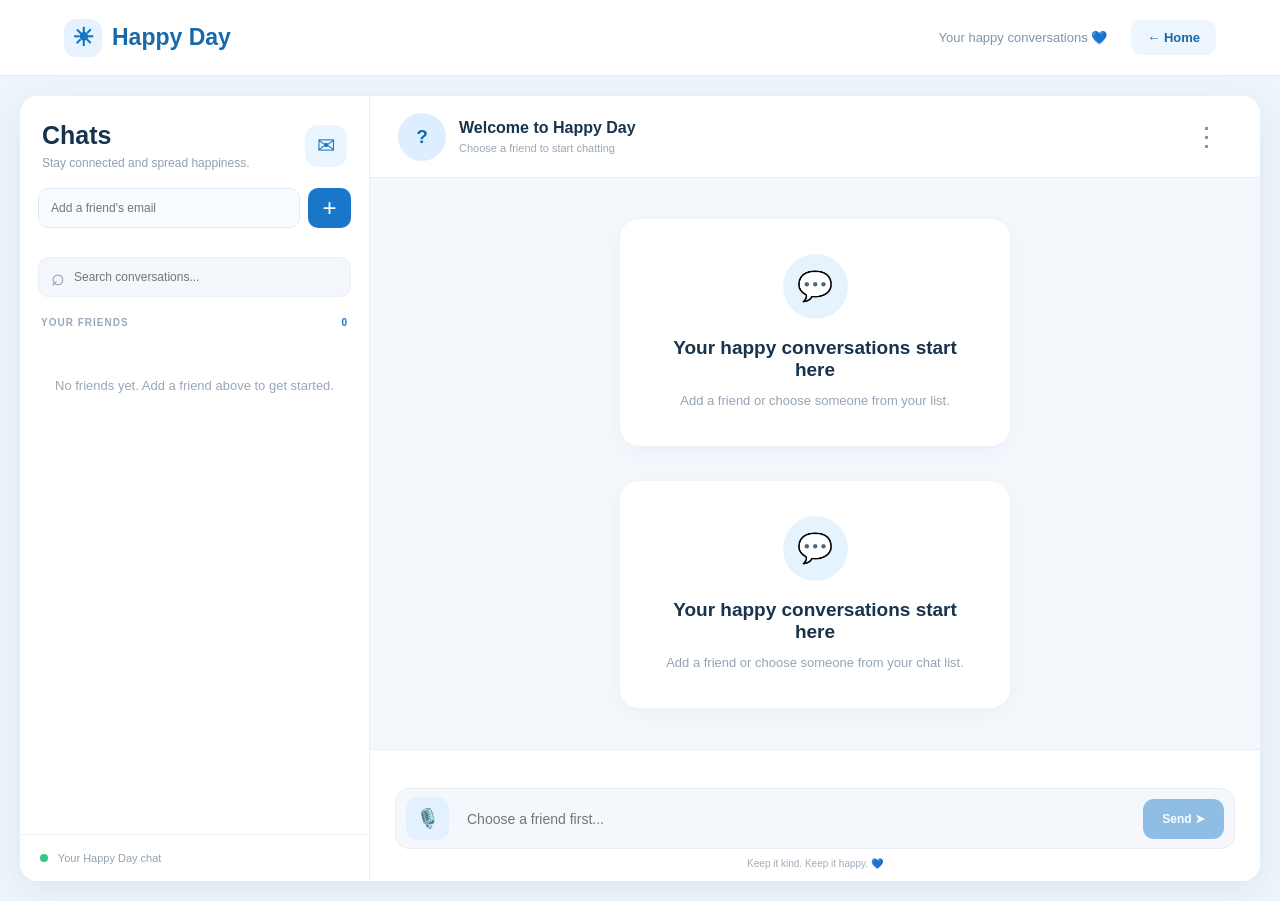
<file: chat.html>
<!DOCTYPE html>
<html lang="en">
<head>
    <meta charset="UTF-8">
    <meta name="viewport" content="width=device-width, initial-scale=1.0">
    <title>Happy Day | Messages</title>
    <link rel="stylesheet" href="chat.css">
</head>
<body>

<div class="app">

    <header class="topbar">
        <a href="index.html" class="brand">
            <span class="brand-icon">☀</span>
            <span>Happy Day</span>
        </a>
        <div class="topbar-right">
            <span class="topbar-label">Your happy conversations 💙</span>
            <a href="index.html" class="back-button">← Home</a>
        </div>
    </header>

    <main class="chat-container">

        <!-- FRIENDS SIDEBAR -->
        <aside class="sidebar">

            <div class="sidebar-header">
                <div>
                    <h1>Chats</h1>
                    <p>Stay connected and spread happiness.</p>
                </div>
                <span class="chat-icon">✉</span>
            </div>

            <form id="addFriendForm" class="add-friend-form">
                <input
                    type="email"
                    id="friendEmail"
                    placeholder="Add a friend's email"
                    required
                >
                <button type="submit" aria-label="Add friend">+</button>
            </form>

            <p id="friendMessage" class="notice"></p>

            <div class="search-box">
                <span>⌕</span>
                <input
                    type="search"
                    id="friendSearch"
                    placeholder="Search conversations..."
                >
            </div>

            <div class="sidebar-section">
                <span>YOUR FRIENDS</span>
                <span id="friendCount">0</span>
            </div>

            <div id="friendsList" class="friends-list"></div>

            <div class="sidebar-footer">
                <span class="online-dot"></span>
                Your Happy Day chat
            </div>

        </aside>

        <!-- CHAT WINDOW -->
        <section class="conversation">

            <header class="conversation-header">

                <div class="chat-person">
                    <div class="large-avatar" id="chatAvatar">?</div>
                    <div>
                        <h2 id="chatFriendName">Welcome to Happy Day</h2>
                        <p id="chatStatus">Choose a friend to start chatting</p>
                    </div>
                </div>

                <div class="menu-container">
                    <button
                        type="button"
                        id="friendMenuButton"
                        class="menu-button"
                        aria-label="Chat options"
                    >⋮</button>

                    <div id="friendMenu" class="friend-menu" hidden>
                        <button type="button" id="blockFriendButton">
                            Block friend
                        </button>
                        <button type="button" id="reportFriendButton">
                            Report friend
                        </button>
                    </div>
                </div>

            </header>

            <div id="messages" class="messages-area">
                <div class="welcome-chat">
                    <div class="welcome-icon">💬</div>
                    <h2>Your happy conversations start here</h2>
                    <p>Add a friend or choose someone from your list.</p>
                </div>
            </div>

            <div class="composer-area">

                <div id="recordingStatus" class="recording-status"
                     aria-live="polite"></div>

                <form id="messageForm" class="message-form">

                    <button
                        type="button"
                        id="voiceButton"
                        class="composer-icon"
                        title="Record a voice note"
                        aria-label="Record a voice note"
                    >🎙️</button>

                    <input
                        type="text"
                        id="messageInput"
                        placeholder="Choose a friend first..."
                        maxlength="2000"
                        autocomplete="off"
                        disabled
                    >

                    <button
                        type="submit"
                        id="sendButton"
                        class="send-button"
                        disabled
                    >Send ➤</button>

                </form>

                <p class="composer-hint">
                    Keep it kind. Keep it happy. 💙
                </p>

            </div>

        </section>

    </main>

</div>

<script src="chat.js"></script>
</body>
</html>
</file>
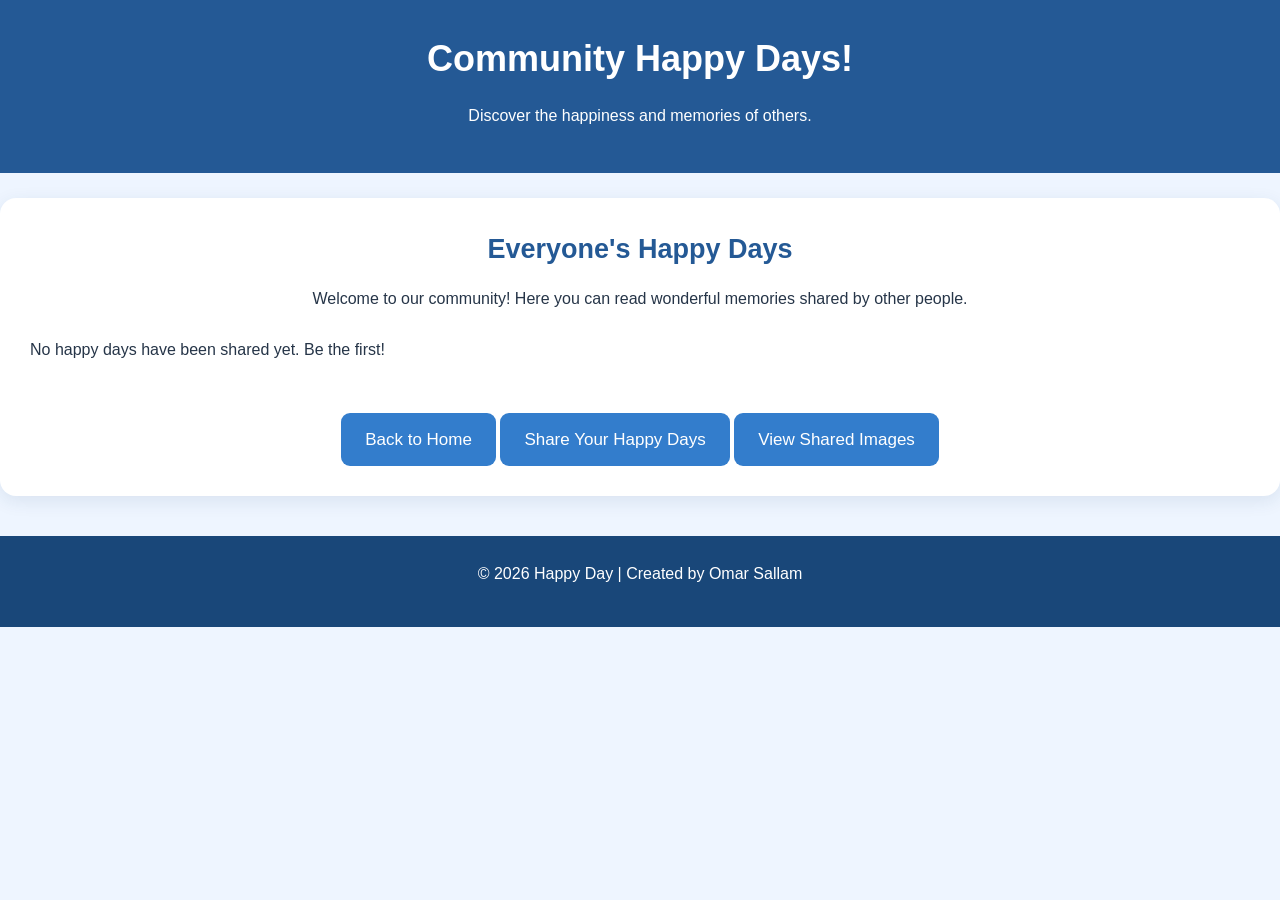
<file: Community Happy Days.html>
<!DOCTYPE html>
<html lang="en">
<head>
    <meta charset="UTF-8">
    <meta name="viewport" content="width=device-width, initial-scale=1.0">
    <title>Community Happy Days</title>
    <link rel="stylesheet" href="style.css">
    <link rel="stylesheet" href="features.css">
</head>

<body>

    <header>
        <h1>Community Happy Days!</h1>
        <p>Discover the happiness and memories of others.</p>
    </header>

    <div class="container">

        <h2>Everyone's Happy Days</h2>

        <p>
            Welcome to our community! Here you can read
            wonderful memories shared by other people.
        </p>

        <!-- Stories will appear here -->
        <div id="storiesContainer"></div>

        <br>

        <a class="button" href="index.html">
            Back to Home
        </a>

        <a class="button" href="Your Happy Days.html">
            Share Your Happy Days
        </a>

        <a class="button" href="Community Shared Images.html">
    View Shared Images
</a>

    </div>

    <footer>
        <p>© 2026 Happy Day | Created by Omar Sallam</p>
    </footer>

    <!-- Only use script.js -->
    <script src="script.js"></script>
    <script src="features.js"></script>

</body>
</html>
</file>
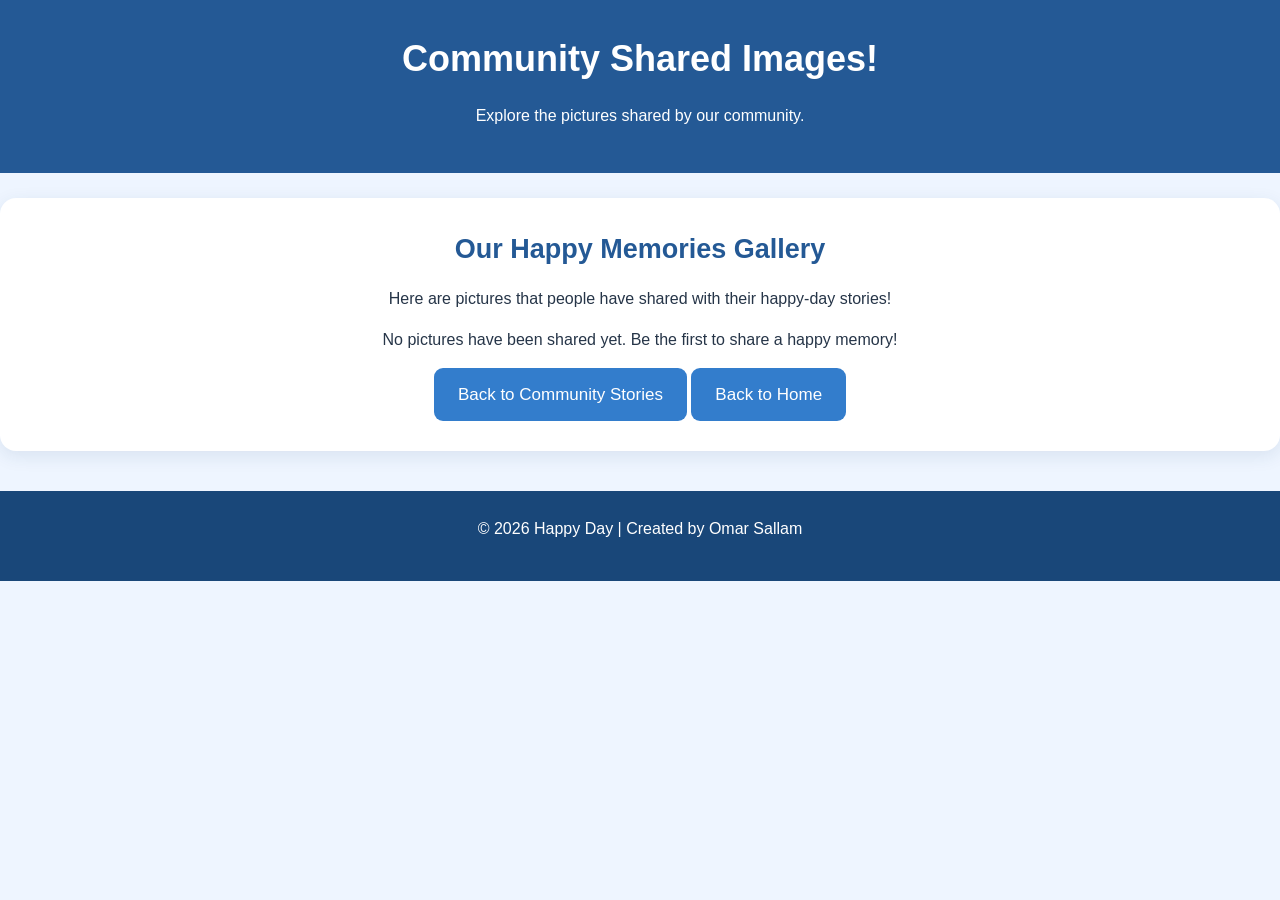
<file: Community Shared Images.html>
<!DOCTYPE html>
<html lang="en">
<head>
    <meta charset="UTF-8">
    <meta name="viewport" content="width=device-width, initial-scale=1.0">
    <title>Community Shared Images - Happy Day</title>
    <link rel="stylesheet" href="style.css">
</head>

<body>

    <header>
        <h1>Community Shared Images!</h1>
        <p>Explore the pictures shared by our community.</p>
    </header>

    <div class="container">

        <h2>Our Happy Memories Gallery</h2>

        <p>
            Here are pictures that people have shared
            with their happy-day stories!
        </p>

        <div id="imagesContainer" class="images-container"></div>

        <a class="button" href="Community Happy Days.html">
            Back to Community Stories
        </a>

        <a class="button" href="index.html">
            Back to Home
        </a>

    </div>

    <footer>
        <p>© 2026 Happy Day | Created by Omar Sallam</p>
    </footer>

    <script>
        const container = document.getElementById("imagesContainer");

        let stories = [];

        try {
            stories = JSON.parse(
                localStorage.getItem("happyDayStories")
            ) || [];
        } catch (error) {
            stories = [];
        }

        const storiesWithImages = stories.filter(story => story.photo);

        if (storiesWithImages.length === 0) {
            container.innerHTML = `
                <p>No pictures have been shared yet.
                Be the first to share a happy memory!</p>
            `;
        } else {
            storiesWithImages.forEach(story => {
                const card = document.createElement("div");
                card.className = "image-card";

                const image = document.createElement("img");
                image.src = story.photo;
                image.alt = story.title || "Shared happy memory";

                const title = document.createElement("h3");
                title.textContent = story.title || "A Happy Memory";

                const name = document.createElement("p");
                name.textContent = "Shared by: " + (story.name || "Anonymous");

                card.appendChild(image);
                card.appendChild(title);
                card.appendChild(name);

                container.appendChild(card);
            });
        }
    </script>

</body>
</html>
</file>
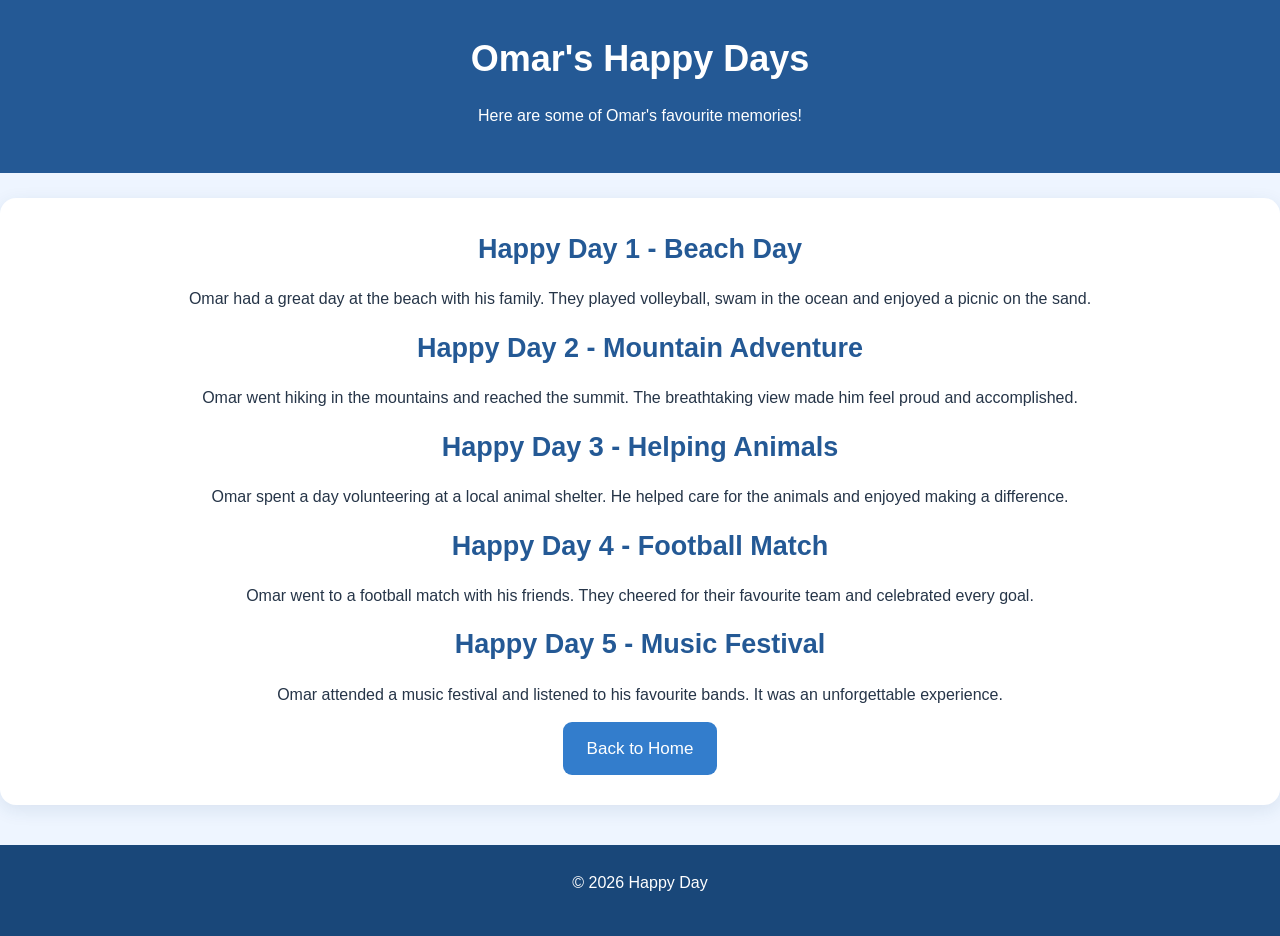
<file: Omar Happy Days.html>
<!DOCTYPE html>
<html lang="en">
<head>
    <meta charset="UTF-8">
    <meta name="viewport" content="width=device-width, initial-scale=1.0">
    <title>Omar's Happy Days</title>
    <link rel="stylesheet" href="style.css">
</head>
<body>

    <header>
        <h1>Omar's Happy Days</h1>
        <p>Here are some of Omar's favourite memories!</p>
    </header>

    <div class="container">

        <h2>Happy Day 1 - Beach Day</h2>
        <p>
            Omar had a great day at the beach with his family.
            They played volleyball, swam in the ocean and
            enjoyed a picnic on the sand.
        </p>

        <h2>Happy Day 2 - Mountain Adventure</h2>
        <p>
            Omar went hiking in the mountains and reached the
            summit. The breathtaking view made him feel proud
            and accomplished.
        </p>

        <h2>Happy Day 3 - Helping Animals</h2>
        <p>
            Omar spent a day volunteering at a local animal
            shelter. He helped care for the animals and enjoyed
            making a difference.
        </p>

        <h2>Happy Day 4 - Football Match</h2>
        <p>
            Omar went to a football match with his friends.
            They cheered for their favourite team and celebrated
            every goal.
        </p>

        <h2>Happy Day 5 - Music Festival</h2>
        <p>
            Omar attended a music festival and listened to
            his favourite bands. It was an unforgettable experience.
        </p>

        <a class="button" href="index.html">Back to Home</a>

    </div>

    <footer>
        <p>© 2026 Happy Day</p>
    </footer>

</body>
</html>
</file>
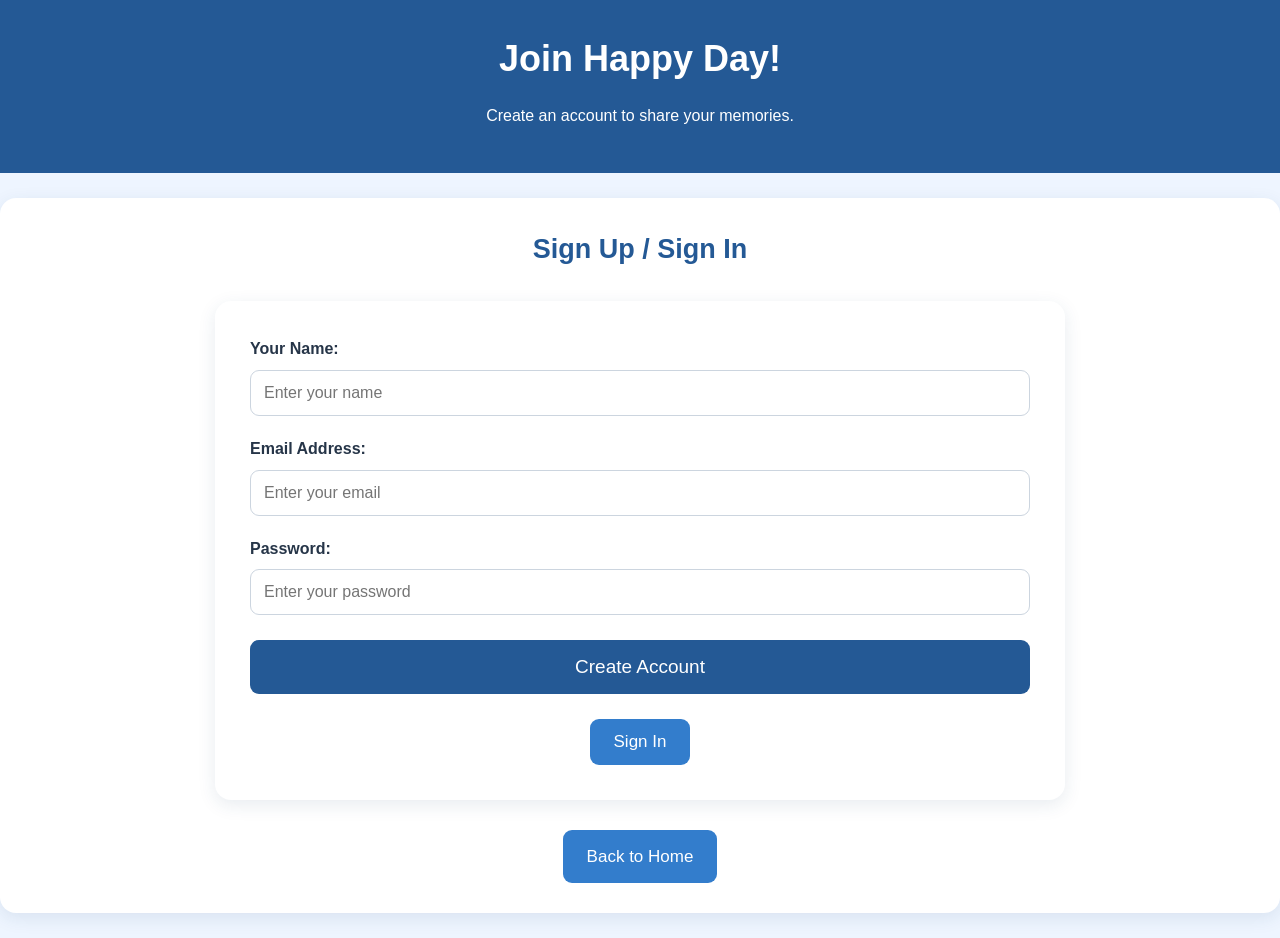
<file: signup.html>
<!DOCTYPE html>
<html lang="en">
<head>
    <meta charset="UTF-8">
    <meta name="viewport" content="width=device-width, initial-scale=1.0">
    <title>Sign Up - Happy Day</title>
    <link rel="stylesheet" href="style.css">
</head>
<body>

    <header>
        <h1>Join Happy Day!</h1>
        <p>Create an account to share your memories.</p>
    </header>

    <div class="container">

        <h2>Sign Up / Sign In</h2>

        <form id="signupForm">

            <label for="name">Your Name:</label>
            <input type="text" id="name" placeholder="Enter your name">

            <label for="email">Email Address:</label>
            <input type="email" id="email"
                   placeholder="Enter your email" required>

            <label for="password">Password:</label>
            <input type="password" id="password"
                   placeholder="Enter your password" required>

            <button type="submit">Create Account</button>
            <button type="button" id="loginButton">
                Sign In
            </button>

        </form>

        <p id="signupMessage"></p>

        <a class="button" href="index.html">Back to Home</a>

    </div>

    <script src="script.js"></script>

</body>
</html>
</file>
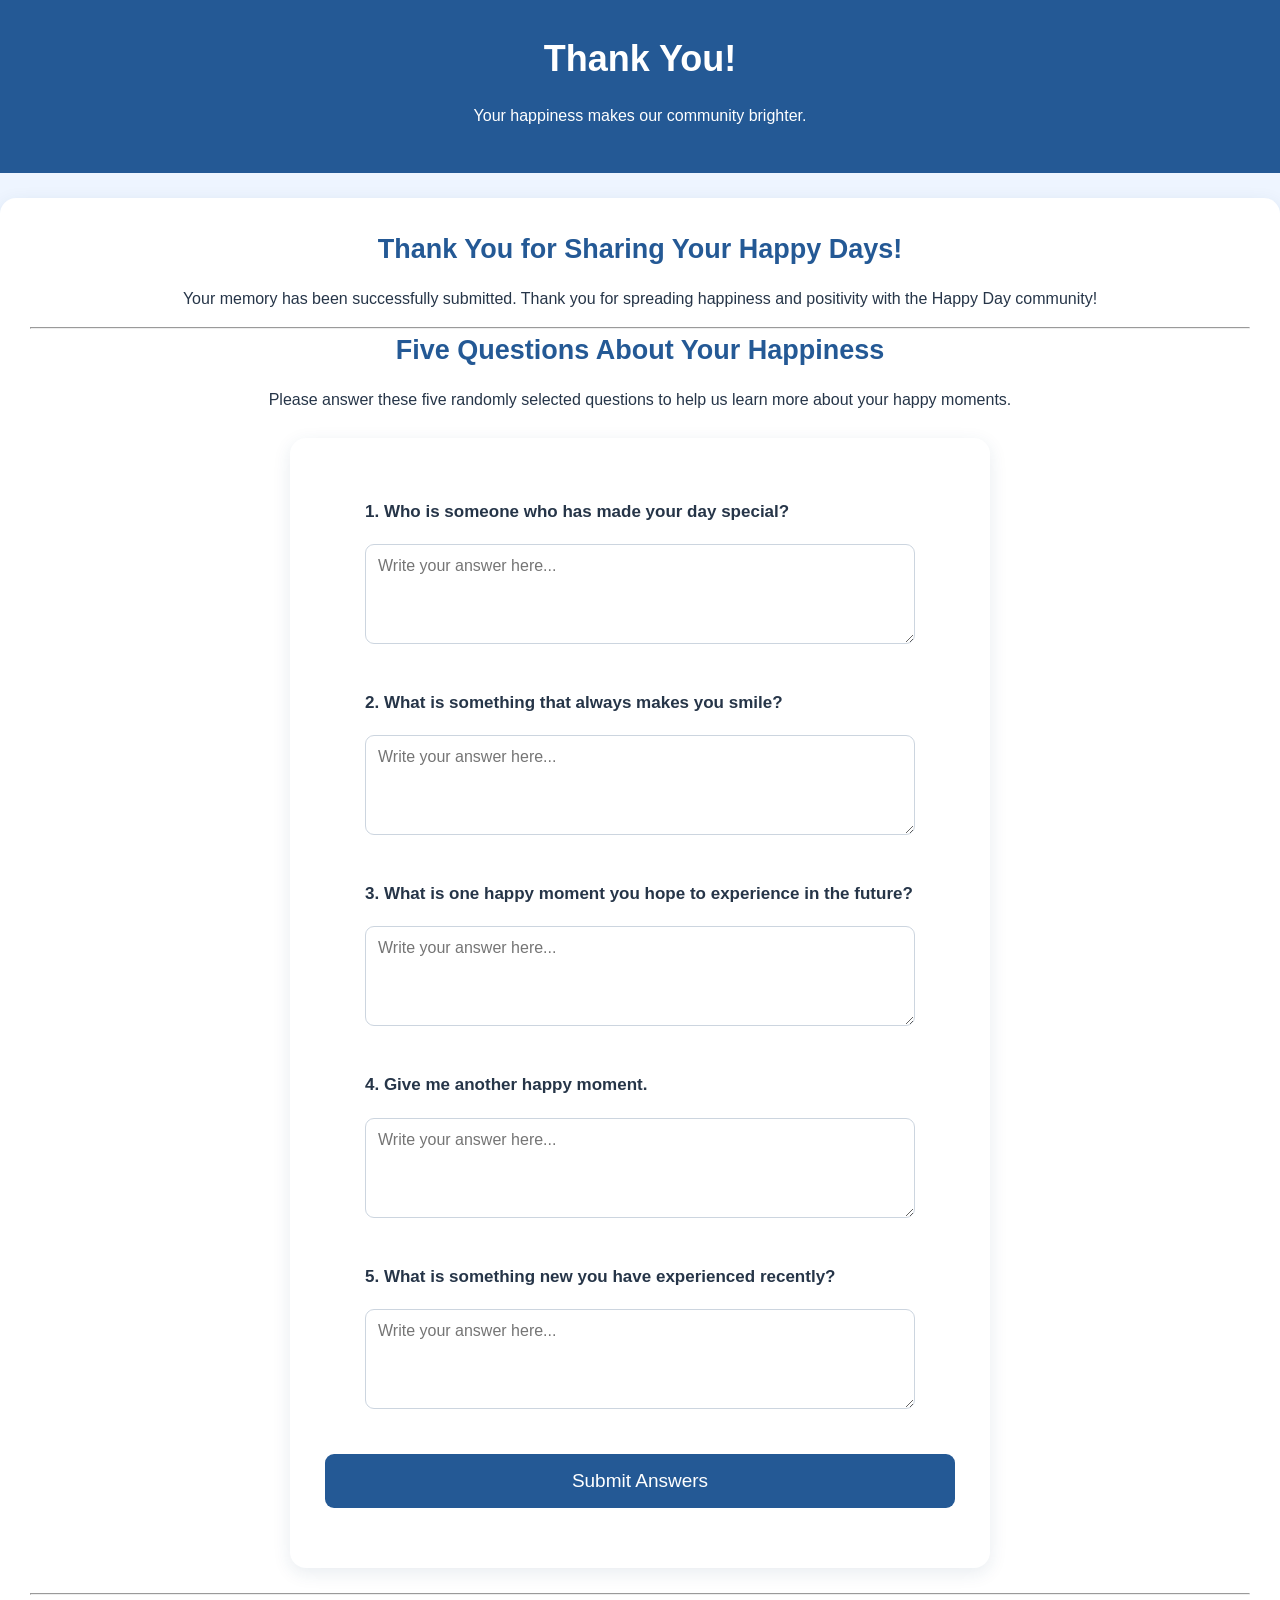
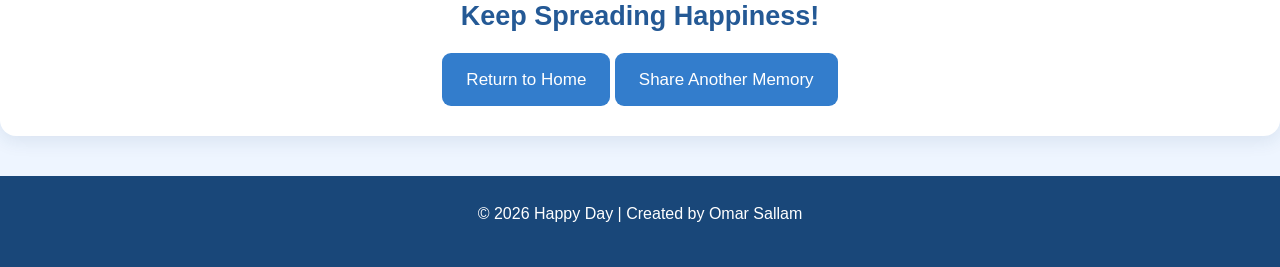
<file: thankyou.html>
<!DOCTYPE html>
<html lang="en">
<head>
    <meta charset="UTF-8">
    <meta name="viewport" content="width=device-width, initial-scale=1.0">
    <title>Thank You - Happy Day</title>
    <link rel="stylesheet" href="style.css">
</head>
<body>

    <header>
        <h1>Thank You!</h1>
        <p>Your happiness makes our community brighter.</p>
    </header>

    <div class="container">

        <h2>Thank You for Sharing Your Happy Days!</h2>

        <p>
            Your memory has been successfully submitted.
            Thank you for spreading happiness and positivity
            with the Happy Day community!
        </p>

        <hr>

        <h2>Five Questions About Your Happiness</h2>

        <p>
            Please answer these five randomly selected questions
            to help us learn more about your happy moments.
        </p>

        <form id="reflectionForm">
            <div id="randomQuestions"></div>

            <button type="submit" class="button">
                Submit Answers
            </button>
        </form>

        <p id="reflectionMessage" role="status"></p>

        <div id="reflectionSuccess" hidden>
            <h2>Thank You for Your Answers!</h2>
            <p>Your answers have been saved successfully.</p>
        </div>

        <hr>

        <h2>Keep Spreading Happiness!</h2>

        <a class="button" href="index.html">
            Return to Home
        </a>

        <a class="button" href="Your Happy Days.html">
            Share Another Memory
        </a>


    </div>

    <footer>
        <p>© 2026 Happy Day | Created by Omar Sallam</p>
    </footer>

    <script src="script.js"></script>
</body>
</html>
</file>
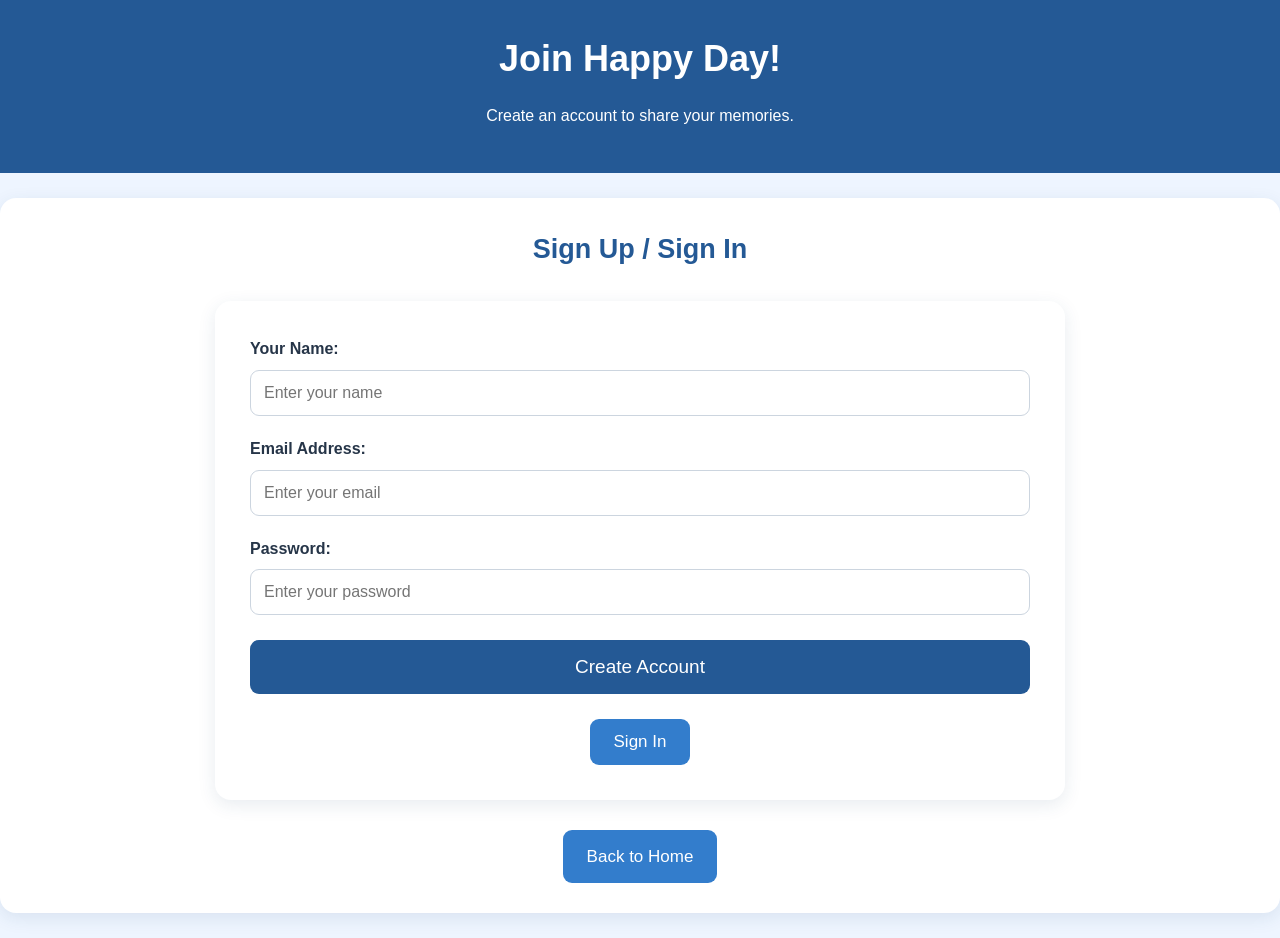
<file: Your Happy Days.html>
<!DOCTYPE html>
<html lang="en">
<head>
    <meta charset="UTF-8">
    <meta name="viewport" content="width=device-width, initial-scale=1.0">
    <title>Share Your Happy Days</title>
    <link rel="stylesheet" href="style.css">
</head>
<body>

    <header>
        <h1>Share Your Happy Days!</h1>
        <p>Your memories deserve to be shared.</p>
    </header>

    <div class="container">

        <h2>Write Your Story</h2>
        <p id="welcomeMessage"></p>

        <form id="happyForm">

            <label for="storyTitle">1. Title of Your Happy Day:</label>
            <input
                type="text"
                id="storyTitle"
                maxlength="100"
                placeholder="Give your happy day a title..."
                required
            >

            <label for="happyDays">2. Event or Activity:</label>
            <textarea
                id="happyDays"
                rows="5"
                placeholder="Describe the event or activity..."
                required
            ></textarea>

            <label for="specialReason">3. Why It Was Special:</label>
            <textarea
                id="specialReason"
                rows="4"
                placeholder="Explain why this moment was special..."
                required
            ></textarea>

            <label for="interestingDetails">4. Interesting Details:</label>
            <textarea
                id="interestingDetails"
                rows="4"
                placeholder="Include interesting details..."
                required
            ></textarea>

            <label for="happyPhoto">Add a Picture (optional):</label>
            <input
                type="file"
                id="happyPhoto"
                accept="image/*"
                capture="user"
            >

            <p class="small-note">
                You can take a picture or choose one from your device.
            </p>

            <img
                id="photoPreview"
                alt="Your selected picture"
                class="photo-preview"
                hidden
            >

            <button type="submit" class="submit-button">
                Share My Happy Moment
            </button>

            <p id="formMessage" role="status"></p>

            <div class="button-container">
    <button type="button" id="homeButton" onclick="goHome()">
        Back to Home
    </button>

    <button type="button" id="logoutButton">
        Sign Out
    </button>
</div>
        </form>



<label for="userLocation">Your City (optional):</label>
<input type="text" id="userLocation"
    placeholder="Example: Sharjah">

<label>
    <input type="checkbox" id="showEmail">
    I agree to display my email publicly so people can send me compliments.
</label>


    </div>


    <script src="script.js"></script>
    <script src="gallery.js"></script>

</body>
</html>
</file>
<file: chat.css>
* {
    box-sizing: border-box;
    margin: 0;
    padding: 0;
}

body {
    font-family: Arial, Helvetica, sans-serif;
    background: #eef5fc;
    color: #18334d;
    min-height: 100vh;
}

button, input {
    font: inherit;
}

button {
    cursor: pointer;
}

.app {
    min-height: 100vh;
    display: flex;
    flex-direction: column;
}

/* TOP BAR */

.topbar {
    height: 76px;
    padding: 0 5%;
    background: white;
    border-bottom: 1px solid #e5edf5;
    display: flex;
    align-items: center;
    justify-content: space-between;
}

.brand {
    display: flex;
    align-items: center;
    gap: 10px;
    text-decoration: none;
    color: #1769aa;
    font-size: 23px;
    font-weight: 800;
}

.brand-icon {
    background: #e6f3ff;
    color: #1675c5;
    width: 38px;
    height: 38px;
    display: grid;
    place-items: center;
    border-radius: 12px;
    font-size: 25px;
}

.topbar-right {
    display: flex;
    align-items: center;
    gap: 24px;
}

.topbar-label {
    color: #8294a6;
    font-size: 13px;
}

.back-button {
    text-decoration: none;
    color: #1769aa;
    background: #edf6ff;
    padding: 10px 16px;
    border-radius: 10px;
    font-weight: 700;
    font-size: 13px;
}

/* MAIN CHAT LAYOUT */

.chat-container {
    display: grid;
    grid-template-columns: 350px minmax(0, 1fr);
    width: min(1550px, calc(100% - 40px));
    height: calc(100vh - 115px);
    min-height: 650px;
    max-height: 1000px;
    margin: 20px auto;
    background: white;
    border-radius: 18px;
    overflow: hidden;
    box-shadow: 0 10px 40px rgba(34, 80, 120, 0.09);
}

/* SIDEBAR */

.sidebar {
    display: flex;
    flex-direction: column;
    min-width: 0;
    border-right: 1px solid #e8eef5;
    background: white;
}

.sidebar-header {
    padding: 25px 22px 18px;
    display: flex;
    align-items: center;
    justify-content: space-between;
}

.sidebar-header h1 {
    font-size: 25px;
    margin-bottom: 6px;
}

.sidebar-header p {
    color: #91a0af;
    font-size: 12px;
}

.chat-icon {
    width: 42px;
    height: 42px;
    display: grid;
    place-items: center;
    background: #eaf5ff;
    border-radius: 13px;
    color: #1976c8;
    font-size: 22px;
}

.add-friend-form {
    display: flex;
    gap: 8px;
    padding: 0 18px;
}

.add-friend-form input {
    flex: 1;
    min-width: 0;
    padding: 12px;
    border: 1px solid #e0eaf3;
    background: #f8fbff;
    border-radius: 10px;
    outline: none;
    font-size: 12px;
}

.add-friend-form input:focus,
.search-box input:focus,
.message-form input:focus {
    border-color: #58a9ed;
}

.add-friend-form button {
    width: 43px;
    border: none;
    background: #1976c8;
    color: white;
    border-radius: 10px;
    font-size: 24px;
}

.notice {
    min-height: 17px;
    padding: 5px 20px 0;
    font-size: 11px;
    color: #248454;
}

.search-box {
    margin: 12px 18px 20px;
    background: #f3f7fb;
    border: 1px solid #edf1f5;
    border-radius: 10px;
    padding: 0 12px;
    display: flex;
    align-items: center;
    gap: 9px;
    color: #8195a8;
}

.search-box span {
    font-size: 23px;
}

.search-box input {
    width: 100%;
    min-width: 0;
    border: none;
    outline: none;
    background: transparent;
    padding: 12px 0;
    font-size: 12px;
}

.sidebar-section {
    display: flex;
    justify-content: space-between;
    padding: 0 21px 12px;
    color: #9aa9b8;
    font-size: 10px;
    font-weight: 800;
    letter-spacing: 1px;
}

.sidebar-section span:last-child {
    color: #1976c8;
}

.friends-list {
    flex: 1;
    overflow-y: auto;
}

.friend-card {
    display: flex;
    width: 100%;
    align-items: center;
    gap: 12px;
    padding: 15px 19px;
    border: none;
    background: white;
    text-align: left;
    border-top: 1px solid #f0f3f7;
    transition: background 0.2s;
}

.friend-card:hover {
    background: #f4f9ff;
}

.friend-card.active {
    background: #eaf4ff;
    border-left: 4px solid #1976c8;
    padding-left: 15px;
}

.friend-avatar {
    width: 46px;
    height: 46px;
    flex-shrink: 0;
    display: grid;
    place-items: center;
    background: #dceeff;
    color: #1769aa;
    border-radius: 50%;
    font-weight: 800;
    font-size: 17px;
}

.friend-info {
    flex: 1;
    min-width: 0;
}

.friend-info strong {
    display: block;
    color: #243f59;
    font-size: 14px;
    margin-bottom: 6px;
}

.friend-info small {
    display: block;
    color: #94a2af;
    font-size: 11px;
    overflow: hidden;
    text-overflow: ellipsis;
    white-space: nowrap;
}

.empty-friends {
    text-align: center;
    padding: 35px 22px;
    color: #99a8b6;
    font-size: 13px;
    line-height: 1.7;
}

.sidebar-footer {
    border-top: 1px solid #edf1f5;
    padding: 17px 20px;
    color: #93a3b1;
    font-size: 11px;
}

.online-dot {
    display: inline-block;
    width: 8px;
    height: 8px;
    background: #37c78b;
    border-radius: 50%;
    margin-right: 7px;
}

/* CONVERSATION */

.conversation {
    display: flex;
    flex-direction: column;
    min-width: 0;
    background: #f7faff;
}

.conversation-header {
    height: 82px;
    flex-shrink: 0;
    background: white;
    border-bottom: 1px solid #e8eef5;
    padding: 0 28px;
    display: flex;
    justify-content: space-between;
    align-items: center;
}

.chat-person {
    display: flex;
    align-items: center;
    gap: 13px;
}

.large-avatar {
    height: 48px;
    width: 48px;
    border-radius: 50%;
    display: grid;
    place-items: center;
    background: #dceeff;
    color: #1769aa;
    font-weight: 800;
    font-size: 19px;
}

.chat-person h2 {
    font-size: 16px;
    margin-bottom: 5px;
}

.chat-person p {
    color: #9aa8b5;
    font-size: 11px;
}

.menu-container {
    position: relative;
}

.menu-button {
    border: none;
    background: transparent;
    color: #7790a6;
    font-size: 27px;
    padding: 8px 12px;
    border-radius: 8px;
}

.menu-button:hover {
    background: #f0f6fc;
}

.friend-menu {
    position: absolute;
    right: 0;
    top: 45px;
    z-index: 5;
    width: 165px;
    background: white;
    border-radius: 10px;
    box-shadow: 0 8px 25px #18334d20;
    overflow: hidden;
}

.friend-menu button {
    display: block;
    width: 100%;
    padding: 13px;
    text-align: left;
    background: white;
    border: none;
    color: #40566a;
    font-size: 12px;
}

.friend-menu button:hover {
    background: #f1f7fd;
}

/* MESSAGES */

.messages-area {
    flex: 1;
    min-height: 0;
    overflow-y: auto;
    padding: 30px 7%;
    display: flex;
    flex-direction: column;
    gap: 13px;
    background-color: #f4f8fd;
    background-image: radial-gradient(#dce9f6 0.7px, transparent 0.7px);
    background-size: 18px 18px;
}

.welcome-chat {
    margin: auto;
    max-width: 390px;
    text-align: center;
    padding: 35px;
    background: white;
    border-radius: 20px;
    box-shadow: 0 5px 20px #23496b0c;
}

.welcome-icon {
    width: 65px;
    height: 65px;
    margin: 0 auto 18px;
    border-radius: 50%;
    background: #e5f3ff;
    display: grid;
    place-items: center;
    font-size: 29px;
}

.welcome-chat h2 {
    font-size: 19px;
    margin-bottom: 10px;
}

.welcome-chat p {
    color: #94a4b3;
    line-height: 1.6;
    font-size: 13px;
}

.message {
    align-self: flex-start;
    max-width: min(70%, 520px);
    background: white;
    color: #30475c;
    padding: 12px 15px 8px;
    border-radius: 5px 15px 15px 15px;
    box-shadow: 0 2px 5px #294d6c0c;
    overflow-wrap: anywhere;
    font-size: 14px;
    line-height: 1.5;
}

.message.mine {
    align-self: flex-end;
    background: #dceeff;
    border-radius: 15px 5px 15px 15px;
}

.message-time {
    display: block;
    text-align: right;
    color: #9aaab8;
    font-size: 9px;
    margin-top: 5px;
}

.voice-message {
    display: flex;
    align-items: center;
    gap: 10px;
    min-width: 220px;
}

.voice-message audio {
    width: min(270px, 100%);
    height: 38px;
}

/* MESSAGE COMPOSER */

.composer-area {
    background: white;
    border-top: 1px solid #e8eef5;
    padding: 15px 25px 12px;
    flex-shrink: 0;
}

.message-form {
    display: flex;
    align-items: center;
    gap: 12px;
    background: #f4f8fc;
    padding: 8px 10px;
    border: 1px solid #e7eef5;
    border-radius: 14px;
}

.message-form input {
    flex: 1;
    min-width: 0;
    border: 1px solid transparent;
    background: transparent;
    outline: none;
    padding: 12px 5px;
    font-size: 14px;
}

.message-form input:disabled {
    cursor: not-allowed;
}

.composer-icon {
    border: none;
    background: #e3f1ff;
    color: #1769aa;
    width: 43px;
    height: 43px;
    border-radius: 12px;
    font-size: 19px;
    flex-shrink: 0;
}

.composer-icon:hover {
    background: #d1e8ff;
}

.composer-icon.recording {
    background: #ffe4e4;
    color: #d73535;
    animation: pulse 1s infinite;
}

.send-button {
    border: none;
    background: #1976c8;
    color: white;
    border-radius: 11px;
    padding: 13px 19px;
    font-weight: 700;
    font-size: 12px;
    flex-shrink: 0;
}

.send-button:hover:not(:disabled) {
    background: #105eaa;
}

.send-button:disabled {
    opacity: 0.45;
    cursor: not-allowed;
}

.composer-hint {
    text-align: center;
    margin-top: 9px;
    color: #a0adba;
    font-size: 10px;
}

.recording-status {
    min-height: 18px;
    text-align: center;
    color: #1976c8;
    font-size: 11px;
    margin-bottom: 5px;
}

@keyframes pulse {
    50% {
        transform: scale(1.08);
        opacity: 0.65;
    }
}

/* SCROLLBARS */

.friends-list::-webkit-scrollbar,
.messages-area::-webkit-scrollbar {
    width: 6px;
}

.friends-list::-webkit-scrollbar-thumb,
.messages-area::-webkit-scrollbar-thumb {
    background: #d5e2ee;
    border-radius: 10px;
}

/* MOBILE */

@media (max-width: 850px) {
    .chat-container {
        grid-template-columns: 280px minmax(0, 1fr);
        width: calc(100% - 20px);
    }

    .messages-area {
        padding: 22px 4%;
    }
}

@media (max-width: 620px) {
    .topbar {
        height: 65px;
        padding: 0 15px;
    }

    .topbar-label {
        display: none;
    }

    .chat-container {
        display: flex;
        flex-direction: column;
        height: calc(100vh - 85px);
        min-height: 600px;
        margin: 10px;
        width: calc(100% - 20px);
    }

    .sidebar {
        flex: 0 0 220px;
        min-height: 220px;
        border-right: none;
        border-bottom: 1px solid #e8eef5;
    }

    .sidebar-header {
        padding: 12px 15px;
    }

    .sidebar-header h1 {
        font-size: 19px;
    }

    .sidebar-header p,
    .sidebar-footer {
        display: none;
    }

    .search-box {
        margin: 8px 15px 10px;
    }

    .sidebar-section {
        padding-bottom: 7px;
    }

    .friend-card {
        padding: 9px 15px;
    }

    .friend-avatar {
        width: 36px;
        height: 36px;
    }

    .conversation {
        flex: 1;
        min-height: 0;
    }

    .conversation-header {
        height: 67px;
        padding: 0 14px;
    }

    .messages-area {
        padding: 15px 12px;
    }

    .message {
        max-width: 85%;
    }

    .composer-area {
        padding: 10px;
    }

    .send-button {
        padding: 12px;
    }
}
</file>
<file: style.css>
/* ==================================
   HAPPY DAY - COMPLETE STYLE SHEET
   ================================== */

* {
    box-sizing: border-box;
    margin: 0;
    padding: 0;
}

html {
    scroll-behavior: smooth;
}

body {
    font-family: Arial, sans-serif;
    background: #eef5ff;
    color: #263548;
    line-height: 1.6;
    text-align: center;
}

/* HEADINGS */

h1, h2, h3 {
    color: #245995;
    text-align: center;
    margin-bottom: 15px;
}

h1 {
    font-size: 36px;
}

h2 {
    font-size: 27px;
}

h3 {
    font-size: 21px;
}

p {
    margin-bottom: 15px;
}

/* HEADER */

header {
    background: #245995;
    color: white;
    padding: 30px 20px;
    text-align: center;
}

header h1,
header h2 {
    color: white;
}

/* NAVIGATION */

nav {
    background: #194779;
    padding: 15px;
    display: flex;
    justify-content: center;
    align-items: center;
    flex-wrap: wrap;
    gap: 15px;
}

nav a {
    color: white;
    text-decoration: none;
    font-weight: bold;
    padding: 10px 18px;
    border-radius: 8px;
}

nav a:hover {
    background: #438fe0;
}

/* MAIN CONTENT */

main {
    width: 92%;
    max-width: 1100px;
    margin: 35px auto;
    text-align: center;
}

/* SECTIONS AND CARDS */

section,
.card,
.container,
.content-box {
    background: white;
    padding: 30px;
    border-radius: 16px;
    margin: 25px auto;
    box-shadow: 0 5px 18px rgba(25, 65, 110, 0.10);
}

/* FORMS */

form {
    background: white;
    width: 95%;
    max-width: 850px;
    margin: 30px auto;
    padding: 35px;
    border-radius: 16px;
    box-shadow: 0 5px 18px rgba(25, 65, 110, 0.10);
    text-align: center;
}

form label {
    display: block;
    font-weight: bold;
    margin-bottom: 8px;
    text-align: left;
}

form input:not([type="checkbox"]):not([type="file"]),
form textarea,
form select {
    display: block;
    width: 100%;
    padding: 13px;
    margin: 0 auto 20px;
    border: 1px solid #ccd5df;
    border-radius: 9px;
    font-size: 16px;
    font-family: inherit;
}

form textarea {
    min-height: 120px;
    resize: vertical;
}

form input:focus,
form textarea:focus {
    outline: none;
    border-color: #438fe0;
    box-shadow: 0 0 0 3px rgba(67, 143, 224, 0.15);
}

/* CITY FIELD */

.form-group {
    width: 100%;
    max-width: 550px;
    margin: 25px auto;
    display: flex;
    flex-direction: column;
    gap: 9px;
    text-align: left;
}

.form-group label {
    font-size: 17px;
    font-weight: bold;
}

.form-group input {
    width: 100%;
    padding: 14px;
    border: 1px solid #ccd5df;
    border-radius: 9px;
    font-size: 16px;
}

/* EMAIL CHECKBOX */

.email-agreement {
    width: 100%;
    max-width: 650px;
    margin: 25px auto;
    display: flex;
    justify-content: center;
    align-items: center;
    gap: 12px;
    text-align: left;
}

.email-agreement input[type="checkbox"] {
    width: 19px;
    height: 19px;
    flex-shrink: 0;
    cursor: pointer;
}

.email-agreement label {
    margin: 0;
    font-size: 15px;
    line-height: 1.5;
    font-weight: 600;
    cursor: pointer;
}

/* CHOOSE FILE BUTTON */

input[type="file"] {
    display: block;
    width: fit-content;
    max-width: 100%;
    margin: 20px auto;
    padding: 12px;
    border: 2px dashed #438fe0;
    border-radius: 12px;
    background: #f0f7ff;
    cursor: pointer;
}

input[type="file"]::file-selector-button {
    background: #438fe0;
    color: white;
    border: none;
    padding: 12px 20px;
    border-radius: 8px;
    margin-right: 12px;
    font-weight: bold;
    cursor: pointer;
}

input[type="file"]::file-selector-button:hover {
    background: #245995;
}

/* BUTTONS */

button,
.button {
    display: inline-block;
    background: #337dcc;
    color: white;
    border: none;
    padding: 13px 24px;
    border-radius: 9px;
    font-size: 17px;
    cursor: pointer;
    transition: 0.3s;
    text-decoration: none;
    font-family: inherit;
}

button:hover,
.button:hover {
    background: #194779;
    transform: translateY(-2px);
}

/* SHARE BUTTON */

button[type="submit"] {
    display: block;
    width: 100%;
    margin: 25px auto;
    padding: 16px;
    background: #245995;
    font-size: 19px;
}

button[type="submit"]:hover {
    background: #194779;
}

/* HOME AND SIGN OUT */

#logoutButton,
#homeButton {
    margin: 10px;
}

/* PHOTO PREVIEW */

#photoPreview {
    display: block;
    max-width: 300px;
    max-height: 250px;
    margin: 20px auto;
    border-radius: 12px;
    object-fit: contain;
}

#photoPreview[hidden] {
    display: none;
}

/* COMMUNITY STORIES */

#storiesContainer {
    display: grid;
    grid-template-columns: repeat(auto-fit, minmax(280px, 1fr));
    gap: 22px;
    margin: 25px auto;
    text-align: left;
}

.story-card {
    background: white;
    padding: 25px;
    border-radius: 14px;
    box-shadow: 0 4px 14px rgba(25, 65, 110, 0.10);
    overflow-wrap: anywhere;
}

.story-card h2,
.story-card h3 {
    text-align: left;
}

.story-card img {
    width: 100%;
    max-height: 300px;
    object-fit: cover;
    border-radius: 10px;
    margin-top: 15px;
}

/* GMAIL AND OUTLOOK */

.email-options {
    display: flex;
    justify-content: center;
    align-items: center;
    flex-wrap: wrap;
    gap: 15px;
    margin: 20px auto;
}

.email-options a {
    display: inline-block;
    padding: 12px 22px;
    color: white;
    border-radius: 8px;
    text-decoration: none;
    font-weight: bold;
}

.gmail-link {
    background: #d94a3a;
}

.gmail-link:hover {
    background: #b9362a;
}

.outlook-link {
    background: #1476c8;
}

.outlook-link:hover {
    background: #0c5596;
}

/* IMAGE GALLERY */

#happyGallery,
.gallery,
.image-gallery {
    display: grid;
    grid-template-columns: repeat(auto-fit, minmax(220px, 1fr));
    gap: 18px;
    margin: 25px auto;
}

#happyGallery img,
.gallery img,
.image-gallery img {
    width: 100%;
    height: 220px;
    object-fit: cover;
    border-radius: 12px;
}

/* VIDEO */

.welcome-video {
    max-width: 900px;
    margin: 30px auto;
    padding: 25px;
    background: white;
    border-radius: 16px;
    box-shadow: 0 5px 18px rgba(25, 65, 110, 0.10);
}

.welcome-video video {
    display: block;
    width: 100%;
    max-height: 500px;
    margin: 20px auto;
    border-radius: 12px;
    background: black;
}

/* MESSAGES */

#signupMessage,
#formMessage,
#message,
#welcomeMessage {
    text-align: center;
    margin: 15px auto;
    font-weight: bold;
}

/* FOOTER */

footer {
    background: #194779;
    color: white;
    padding: 25px;
    margin-top: 40px;
    text-align: center;
}

/* RESPONSIVE TABLETS */

@media (max-width: 768px) {
    h1 {
        font-size: 29px;
    }

    main {
        width: 95%;
    }

    form {
        padding: 22px;
    }

    nav {
        gap: 8px;
    }
}

/* RESPONSIVE PHONES */

@media (max-width: 480px) {
    h1 {
        font-size: 25px;
    }

    form {
        padding: 18px;
    }

    nav {
        flex-direction: column;
    }

    nav a {
        width: 100%;
    }

    .email-options {
        flex-direction: column;
    }

    .email-options a {
        width: 100%;
    }

    #storiesContainer,
    #happyGallery,
    .gallery,
    .image-gallery {
        grid-template-columns: 1fr;
    }

    .email-agreement {
        justify-content: flex-start;
    }
}
/* Centre Back to Home and Sign Out buttons */
#homeButton,
#logoutButton {
    display: inline-block;
    margin: 10px;
}

.button-container {
    display: flex;
    justify-content: center;
    align-items: center;
    flex-wrap: wrap;
    gap: 15px;
    width: 100%;
    margin: 25px auto;
}
.button-container {
    display: flex;
    justify-content: center;
    align-items: center;
    flex-wrap: wrap;
    gap: 15px;
    width: 100%;
    margin: 25px auto 10px;
}

.button-container button {
    margin: 0;
}

#reflectionForm {
    width: 100%;
    max-width: 700px;
    margin: 25px auto;
}

#reflectionForm .form-group {
    width: 100%;
    margin: 25px auto;
    text-align: left;
}

#reflectionForm label {
    display: block;
    font-weight: bold;
    margin-bottom: 10px;
}

#reflectionForm textarea {
    width: 100%;
    min-height: 100px;
    padding: 12px;
    border: 1px solid #ccd5df;
    border-radius: 9px;
    font-family: inherit;
    font-size: 16px;
    resize: vertical;
    box-sizing: border-box;
}

#reflectionForm button {
    display: block;
    margin: 25px auto;
}

#reflectionMessage {
    text-align: center;
    font-weight: bold;
}

#reflectionSuccess {
    text-align: center;
    margin: 25px auto;
}

/* =====================================
   YOUR LOCATION INPUT
===================================== */

#userLocation {
    display: block;
    width: 100%;
    max-width: 600px;
    margin: 12px auto 25px;
    padding: 14px 16px;
    border: 2px solid #c7dcf5;
    border-radius: 12px;
    background-color: #f7fbff;
    color: #263548;
    font-size: 16px;
    outline: none;
    box-sizing: border-box;
    transition: 0.3s ease;
}

#userLocation:focus {
    border-color: #438fe0;
    box-shadow: 0 0 8px rgba(67, 143, 224, 0.25);
    background-color: white;
}

/* =====================================
   EMAIL AGREEMENT CHECKBOX
===================================== */

.email-agreement {
    display: flex;
    justify-content: center;
    align-items: flex-start;
    gap: 12px;
    max-width: 650px;
    margin: 22px auto;
    padding: 15px;
    background-color: #f0f7ff;
    border: 1px solid #c7dcf5;
    border-radius: 12px;
    text-align: left;
}

.email-agreement input[type="checkbox"] {
    appearance: none;
    -webkit-appearance: none;
    width: 22px;
    height: 22px;
    min-width: 22px;
    margin: 2px 0 0;
    border: 2px solid #438fe0;
    border-radius: 6px;
    background-color: white;
    cursor: pointer;
    position: relative;
    transition: 0.2s ease;
}

.email-agreement input[type="checkbox"]:checked {
    background-color: #438fe0;
    border-color: #438fe0;
}

.email-agreement input[type="checkbox"]:checked::after {
    content: "✓";
    color: white;
    font-size: 17px;
    font-weight: bold;
    position: absolute;
    top: -1px;
    left: 3px;
}

.email-agreement input[type="checkbox"]:focus-visible {
    outline: 3px solid #a9cefa;
    outline-offset: 3px;
}

.email-agreement label {
    color: #263548;
    font-size: 15px;
    line-height: 1.5;
    font-weight: 600;
    cursor: pointer;
    margin: 0;
}
.account-area {
    position: absolute;
    top: 20px;
    right: 20px;
    z-index: 1000;
}

.account-button {
    background: #1769aa;
    color: white;
    border: none;
    padding: 12px 18px;
    border-radius: 10px;
    cursor: pointer;
    font-size: 15px;
}

.account-panel {
    background: white;
    color: #17324d;
    width: 280px;
    padding: 20px;
    margin-top: 10px;
    border-radius: 14px;
    box-shadow: 0 4px 18px rgba(0,0,0,0.2);
}

.account-panel[hidden] {
    display: none;
}

.account-panel label {
    display: block;
    margin-top: 12px;
    font-weight: bold;
}

.account-panel input {
    width: 100%;
    box-sizing: border-box;
    padding: 9px;
    margin-top: 5px;
    border: 1px solid #b8cde0;
    border-radius: 7px;
}

.profile-preview {
    width: 90px;
    height: 90px;
    border-radius: 50%;
    object-fit: cover;
    display: block;
    margin: 10px auto;
    background: #e6f2ff;
}

.logout-button {
    background: #d9534f;
}

.hd-dashboard-area {
    margin: 30px auto;
    padding: 25px;
    max-width: 1100px;
    background: #f0f7ff;
    border-radius: 16px;
}

.hd-dashboard {
    display: grid;
    grid-template-columns: repeat(auto-fit, minmax(220px, 1fr));
    gap: 18px;
}

.hd-panel {
    background: white;
    padding: 18px;
    border-radius: 12px;
    box-shadow: 0 2px 8px rgba(0,0,0,0.08);
}

@media (max-width: 600px) {
    .account-area {
        top: 10px;
        right: 10px;
    }

    .account-panel {
        width: min(280px, calc(100vw - 40px));
    }
}
.main-header {
    position: relative;
    background: #285b96;
    color: white;
    text-align: center;
    padding: 90px 20px 55px;
    box-sizing: border-box;
}

.main-header h1 {
    margin-top: 0;
}

.settings-container {
    position: absolute;
    top: 15px;
    right: 20px;
    z-index: 9999;
}

.settings-button {
    background: #3784d0;
    color: white;
    border: none;
    padding: 12px 20px;
    border-radius: 10px;
    font-size: 16px;
    cursor: pointer;
}

.settings-menu {
    position: absolute;
    top: 50px;
    right: 0;
    width: 180px;
    padding: 10px;
    background: white;
    border-radius: 12px;
    box-shadow: 0 5px 18px #0003;
}

.settings-menu[hidden] {
    display: none;
}

.settings-menu button {
    display: block;
    width: 100%;
    padding: 12px;
    margin: 5px 0;
    border: none;
    border-radius: 8px;
    background: #eaf4ff;
    color: #1769aa;
    text-align: left;
    font-size: 15px;
    cursor: pointer;
}

.settings-menu button:hover {
    background: #d5eaff;
}

.settings-menu .logout-button {
    background: #dc3545;
    color: white;
}

.settings-menu .logout-button:hover {
    background: #b92332;
}

@media (max-width: 500px) {
    .settings-container {
        right: 12px;
        top: 12px;
    }

    .main-header {
        padding-top: 85px;
    }
}
/* Keep Settings and My Account separate */
.settings-container {
    position: absolute;
    top: 15px;
    right: 215px;
    z-index: 9999;
}

.account-area {
    position: absolute;
    top: 15px;
    right: 20px;
    z-index: 9999;
}

/* Mobile layout */
@media (max-width: 500px) {
    .settings-container {
        right: auto;
        left: 10px;
        top: 12px;
    }

    .account-area {
        right: 10px;
        top: 12px;
    }
}
</file>
<file: features.css>
/* =====================================
   HAPPY DAY - NEW FEATURES CSS
   ===================================== */

/* DASHBOARD LAYOUT */

.hd-dashboard {
    width: 92%;
    max-width: 1100px;
    margin: 30px auto;
    display: grid;
    grid-template-columns: repeat(auto-fit, minmax(260px, 1fr));
    gap: 20px;
    text-align: left;
}

/* FEATURE CARDS */

.hd-panel {
    background: white;
    border-radius: 16px;
    padding: 24px;
    box-shadow: 0 5px 18px rgba(25, 65, 110, 0.10);
}

.hd-panel h2,
.hd-panel h3 {
    text-align: left;
}

.hd-panel p {
    margin-top: 8px;
}

/* MOOD CHECK-IN */

.hd-mood-options {
    display: flex;
    flex-wrap: wrap;
    gap: 10px;
    justify-content: flex-start;
    margin: 15px 0;
}

.hd-mood-options label {
    display: inline-flex;
    align-items: center;
    gap: 6px;
    background: #f0f7ff;
    border: 1px solid #c7dcf5;
    border-radius: 10px;
    padding: 9px 12px;
    cursor: pointer;
}

.hd-mood-options input {
    width: auto;
    margin: 0;
}

/* FEATURE MESSAGES */

.hd-message {
    color: #245995;
    font-weight: bold;
    margin-top: 12px;
}

/* BADGES */

.hd-badge {
    background: #f0f7ff;
    border: 1px solid #c7dcf5;
    border-radius: 10px;
    padding: 12px;
    margin: 10px 0;
}

.hd-badge p {
    margin: 4px 0 0;
}

/* WORLD LOCATIONS */

.hd-location {
    display: inline-block;
    background: #f0f7ff;
    border: 1px solid #c7dcf5;
    border-radius: 20px;
    padding: 8px 12px;
    margin: 5px;
}

/* HAPPINESS TIMELINE */

.hd-timeline-item {
    border-left: 4px solid #438fe0;
    padding: 5px 0 12px 16px;
    margin: 12px 0;
}

.hd-timeline-item h3 {
    margin-bottom: 4px;
}

/* COMMUNITY REACTIONS */

.hd-reactions {
    display: flex;
    flex-wrap: wrap;
    align-items: center;
    gap: 8px;
    border-top: 1px solid #dce8f5;
    margin-top: 18px;
    padding-top: 14px;
}

.hd-reactions button {
    padding: 8px 12px;
    margin: 0;
    font-size: 15px;
    background: #eef5ff;
    color: #245995;
    border: 1px solid #c7dcf5;
}

.hd-reactions button:hover {
    background: #dcecff;
    color: #194779;
}

.hd-reactions button:disabled {
    opacity: 0.65;
    cursor: default;
    transform: none;
}

/* HAPPINESS QUIZ */

#happinessQuiz {
    box-shadow: none;
    padding: 0;
    margin: 15px 0;
    width: 100%;
}

#happinessQuiz fieldset {
    border: 1px solid #c7dcf5;
    border-radius: 12px;
    padding: 16px;
    margin: 16px 0;
    text-align: left;
}

#happinessQuiz legend {
    color: #245995;
    font-weight: bold;
    padding: 0 6px;
}

#happinessQuiz label {
    display: block;
    margin: 10px 0;
    font-weight: normal;
}

#happinessQuiz input {
    width: auto;
    margin-right: 7px;
}

/* STATISTICS */

.hd-stat {
    background: #f0f7ff;
    border-radius: 12px;
    padding: 14px;
    text-align: center;
}

.hd-stat strong {
    display: block;
    color: #245995;
    font-size: 28px;
}

.hd-stat-grid {
    display: grid;
    grid-template-columns: repeat(auto-fit, minmax(120px, 1fr));
    gap: 12px;
}

/* RESPONSIVE DESIGN */

@media (max-width: 520px) {
    .hd-dashboard {
        width: 95%;
    }

    .hd-panel {
        padding: 18px;
    }
}
</file>
